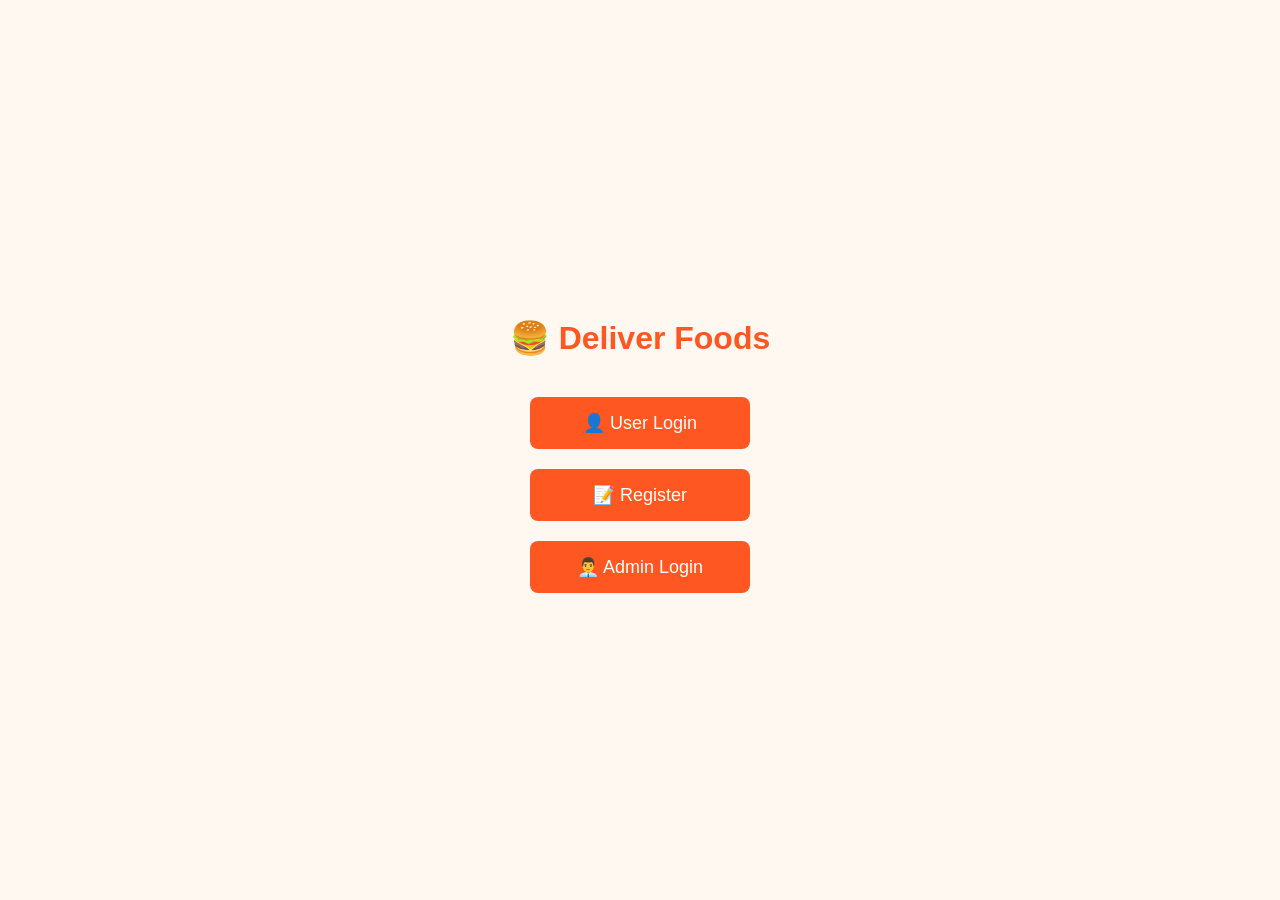
<file: src/main/resources/static/index.html>
<!DOCTYPE html>
<html lang="en">
<head>
    <meta charset="UTF-8">
    <meta name="viewport" content="width=device-width, initial-scale=1.0">
    <title>Deliver Foods</title>

    <style>
        body{
            margin:0;
            font-family:Arial, sans-serif;
            background:#fff8f0;
            display:flex;
            justify-content:center;
            align-items:center;
            height:100vh;
        }

        .box{
            text-align:center;
        }

        h1{
            color:#ff5722;
            margin-bottom:30px;
        }

        a{
            text-decoration:none;
        }

        button{
            width:220px;
            padding:15px;
            margin:10px;
            border:none;
            border-radius:8px;
            font-size:18px;
            cursor:pointer;
            background:#ff5722;
            color:white;
            transition:0.3s;
        }

        button:hover{
            background:#e64a19;
            transform:scale(1.05);
        }
    </style>
</head>
<body>

<div class="box">

    <h1>🍔 Deliver Foods</h1>

    <!-- User Login -->
    <a href="login.html">
        <button>👤 User Login</button>
    </a>

    <br>

    <!-- User Register -->
    <a href="register.html">
        <button>📝 Register</button>
    </a>

    <br>

    <!-- Admin Login -->
    <a href="admin-login.html">
        <button>👨‍💼 Admin Login</button>
    </a>

</div>

</body>
</html>
</file>
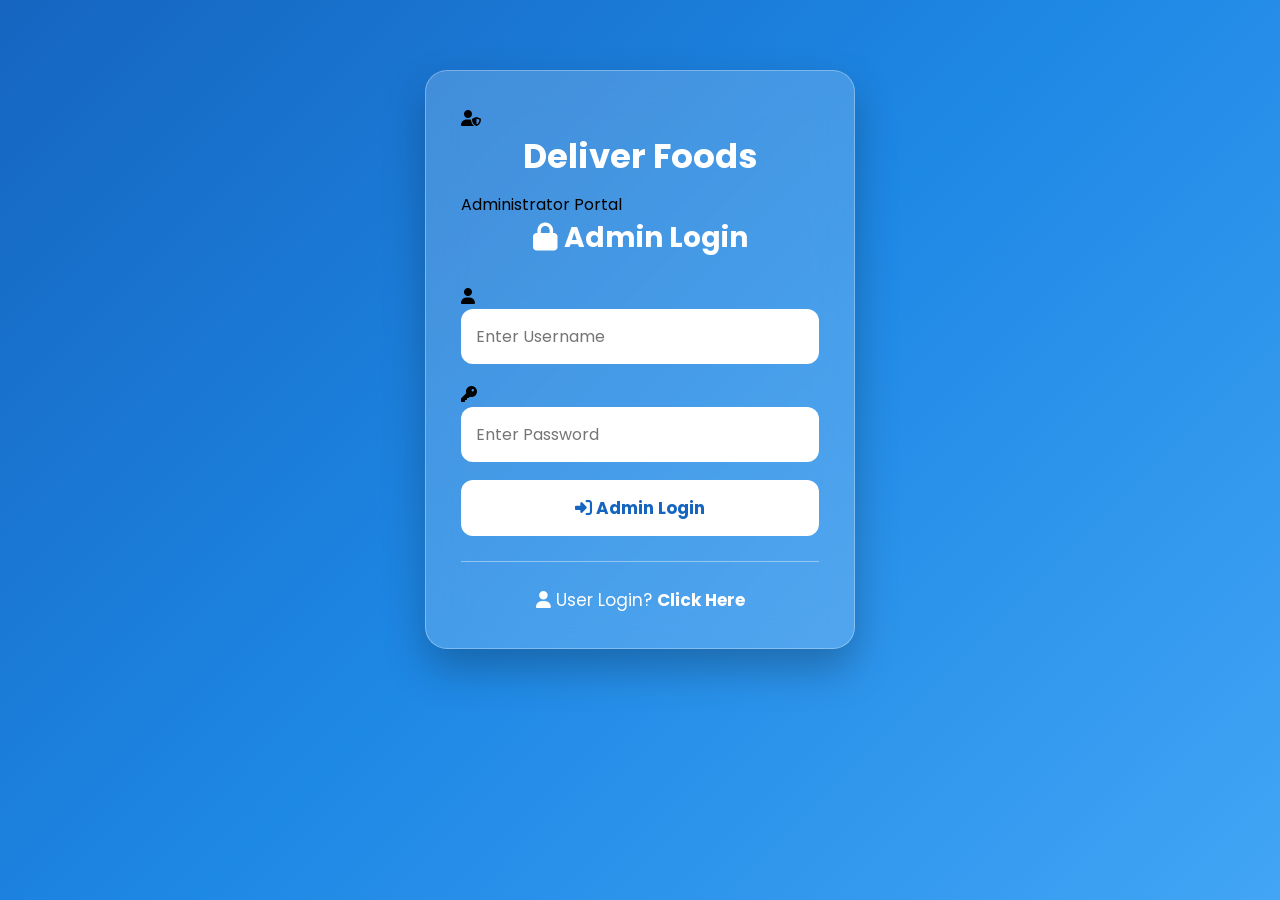
<file: src/main/resources/static/admin-login.html>
<!DOCTYPE html>
<html lang="en">

<head>

    <meta charset="UTF-8">
    <meta name="viewport" content="width=device-width, initial-scale=1.0">

    <title>Deliver Foods | Admin Login</title>

    <link rel="stylesheet" href="adminlogin.css">

    <!-- Google Font -->
    <link href="https://fonts.googleapis.com/css2?family=Poppins:wght@300;400;500;600;700&display=swap" rel="stylesheet">

    <!-- Font Awesome -->
    <link rel="stylesheet"
          href="https://cdnjs.cloudflare.com/ajax/libs/font-awesome/6.5.2/css/all.min.css">

</head>

<body>

<div class="container">

    <div class="login-box">

        <!-- Logo -->

        <div class="logo">

            <i class="fa-solid fa-user-shield"></i>

            <h1>Deliver Foods</h1>

            <p>Administrator Portal</p>

        </div>

        <h2>

            <i class="fa-solid fa-lock"></i>

            Admin Login

        </h2>

        <form id="loginForm">

            <div class="input-group">

                <i class="fa-solid fa-user"></i>

                <input
                    type="text"
                    id="username"
                    placeholder="Enter Username"
                    required>

            </div>

            <div class="input-group">

                <i class="fa-solid fa-key"></i>

                <input
                    type="password"
                    id="password"
                    placeholder="Enter Password"
                    required>

            </div>

            <button type="submit">

                <i class="fa-solid fa-right-to-bracket"></i>

                Admin Login

            </button>

        </form>

        <hr>

        <p class="switch-page">

            <i class="fa-solid fa-user"></i>

            User Login?

            <a href="login.html">Click Here</a>

        </p>

    </div>

</div>

<script src="adminlogin.js"></script>

</body>

</html>
</file>
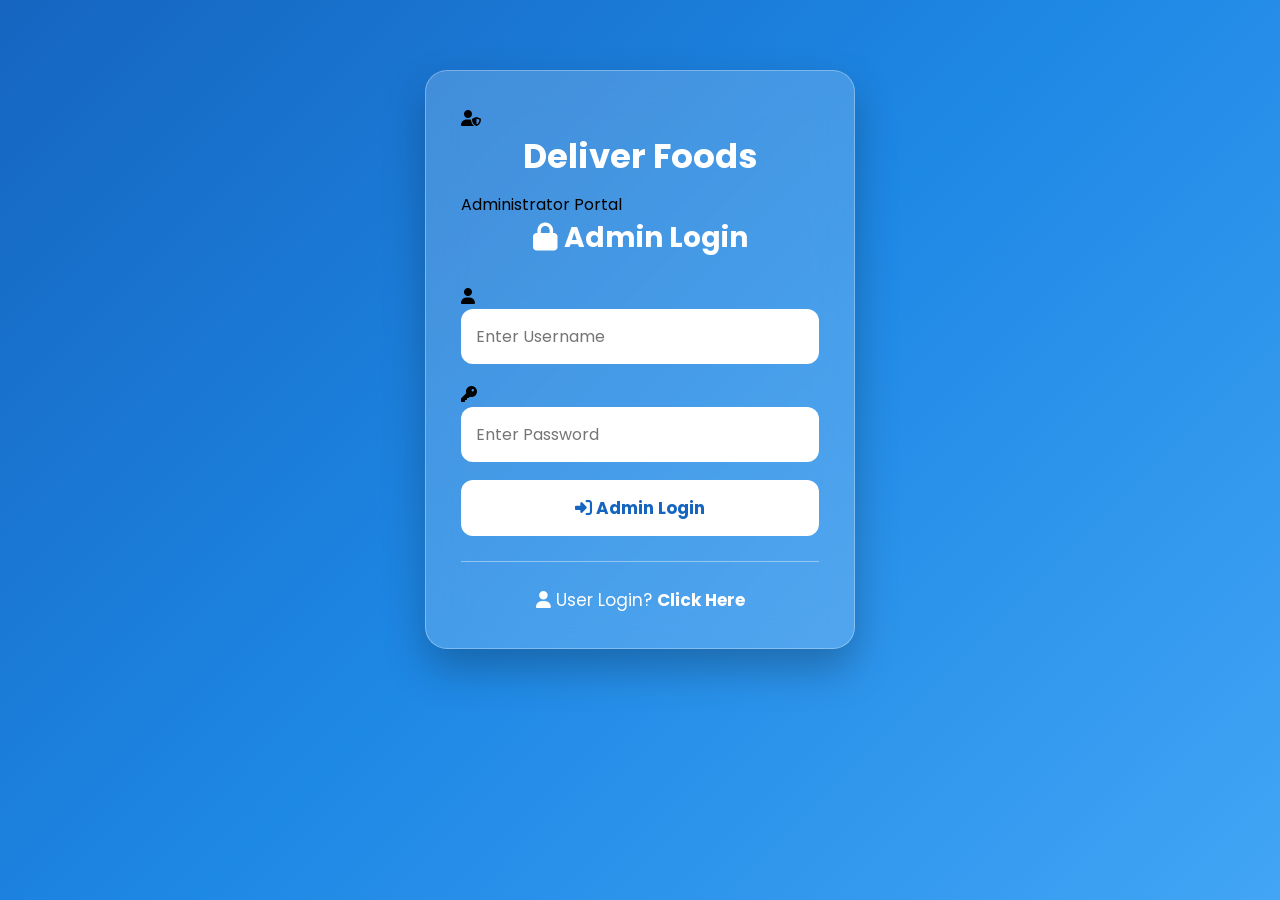
<file: src/main/resources/static/admin.html>
<!DOCTYPE html>
<html lang="en">

<head>

    <meta charset="UTF-8">

    <meta name="viewport" content="width=device-width, initial-scale=1.0">

    <title>Deliver Foods | Admin Dashboard</title>

    <!-- Existing CSS -->
    <link rel="stylesheet" href="style.css">

    <!-- Google Font -->
    <link href="https://fonts.googleapis.com/css2?family=Poppins:wght@300;400;500;600;700&display=swap"
          rel="stylesheet">

    <!-- Font Awesome -->
    <link rel="stylesheet"
          href="https://cdnjs.cloudflare.com/ajax/libs/font-awesome/6.5.2/css/all.min.css">


    <!-- ================================================= -->
    <!-- POPUP EXTRA STYLE -->
    <!-- ================================================= -->

    <style>

        /* =========================================
           Orders Popup Background
           ========================================= */

        #ordersPopup {

            display: none;

            position: fixed;

            top: 0;
            left: 0;

            width: 100%;
            height: 100%;

            background: rgba(0, 0, 0, 0.60);

            z-index: 9999;

            align-items: center;
            justify-content: center;

            padding: 20px;

            box-sizing: border-box;

        }


        /* =========================================
           Popup Box
           ========================================= */

        #ordersPopup .popup-box {

            width: 100%;
            max-width: 1100px;

            max-height: 85vh;

            background: white;

            border-radius: 20px;

            overflow: hidden;

            box-shadow: 0 20px 60px rgba(0,0,0,0.30);

            display: flex;

            flex-direction: column;

        }


        /* =========================================
           Popup Header
           ========================================= */

        #ordersPopup .popup-header {

            background: linear-gradient(135deg, #ff6b35, #ff8a4c);

            color: white;

            padding: 20px 25px;

            display: flex;

            align-items: center;

            justify-content: space-between;

            flex-shrink: 0;

        }


        #ordersPopup .popup-header h2 {

            margin: 0;

            color: white;

            font-size: 26px;

        }


        /* =========================================
           Close Button
           ========================================= */

        #ordersPopup .popup-header button {

            width: 45px;
            height: 45px;

            border: none;

            border-radius: 50%;

            background: white;

            color: #ff6535;

            font-size: 22px;

            font-weight: bold;

            cursor: pointer;

        }


        #ordersPopup .popup-header button:hover {

            transform: scale(1.05);

        }


        /* =========================================
           Popup Body
           ========================================= */

        #ordersPopup .popup-body {

            padding: 20px 25px 25px;

            overflow-y: auto;

        }


        /* =========================================
           Remove Orders Area
           ========================================= */

        .remove-orders-container {

            display: flex;

            justify-content: flex-end;

            align-items: center;

            margin-bottom: 15px;

        }


        /* =========================================
           Remove Orders Button
           ========================================= */

        .remove-orders-btn {

            background: #dc3545;

            color: white;

            border: none;

            padding: 11px 18px;

            border-radius: 8px;

            font-size: 14px;

            font-weight: 600;

            cursor: pointer;

            width: auto;

            display: inline-flex;

            align-items: center;

            gap: 7px;

        }


        .remove-orders-btn:hover {

            background: #bb2d3b;

        }


        /* =========================================
           Orders Table
           ========================================= */

        #ordersPopup table {

            width: 100%;

            border-collapse: collapse;

        }


        #ordersPopup table th {

            background: #ff6938;

            color: white;

            padding: 15px;

            text-align: center;

            white-space: nowrap;

        }


        #ordersPopup table td {

            padding: 14px;

            text-align: center;

            border-bottom: 1px solid #ddd;

        }


        #ordersPopup table tr:nth-child(even) {

            background: #fff7f3;

        }


        /* =========================================
           Mobile Responsive
           ========================================= */

        @media (max-width: 700px) {

            #ordersPopup {

                padding: 10px;

            }


            #ordersPopup .popup-box {

                max-height: 90vh;

                border-radius: 15px;

            }


            #ordersPopup .popup-header {

                padding: 15px;

            }


            #ordersPopup .popup-header h2 {

                font-size: 20px;

            }


            #ordersPopup .popup-body {

                padding: 15px;

                overflow-x: auto;

            }


            #ordersPopup table {

                min-width: 700px;

            }

        }

    </style>

</head>


<body>


<!-- ================================================= -->
<!-- HEADER -->
<!-- ================================================= -->

<div class="header">

    <div>

        <h1>

            <i class="fa-solid fa-user-shield"></i>

            Admin Dashboard

        </h1>

        <p>
            Manage Foods, Hotels and Orders Easily
        </p>

    </div>


    <div style="display:flex;gap:15px;align-items:center;">

        <!-- ========================================= -->
        <!-- OLD FEATURE - ORDERS BUTTON -->
        <!-- ========================================= -->

        <button class="logout-btn"
                onclick="openOrdersPopup()">

            <i class="fa-solid fa-cart-shopping"></i>

            Orders

        </button>


        <!-- ========================================= -->
        <!-- OLD FEATURE - LOGOUT -->
        <!-- ========================================= -->

        <button class="logout-btn"
                onclick="logout()">

            <i class="fa-solid fa-right-from-bracket"></i>

            Logout

        </button>

    </div>

</div>



<!-- ================================================= -->
<!-- ADD FOOD CARD -->
<!-- ================================================= -->

<div class="form-card">

    <h2>

        <i class="fa-solid fa-plus"></i>

        Add New Food

    </h2>


    <form id="foodForm">

        <div class="form-grid">


            <!-- Food Name -->

            <div class="input-group">

                <label>
                    Food Name
                </label>

                <input type="text"
                       id="foodName"
                       placeholder="Enter Food Name"
                       required>

            </div>



            <!-- Hotel Name -->

            <div class="input-group">

                <label>
                    Hotel Name
                </label>

                <input type="text"
                       id="hotelName"
                       placeholder="Enter Hotel Name"
                       required>

            </div>



            <!-- City -->

            <div class="input-group">

                <label>
                    City
                </label>

                <input type="text"
                       id="city"
                       placeholder="Enter City"
                       required>

            </div>



            <!-- Category -->

            <div class="input-group">

                <label>
                    Category
                </label>

                <input type="text"
                       id="category"
                       placeholder="Enter Category"
                       required>

            </div>



            <!-- Price -->

            <div class="input-group">

                <label>
                    Price
                </label>

                <input type="number"
                       id="price"
                       placeholder="Enter Price"
                       required>

            </div>



            <!-- Quantity -->

            <div class="input-group">

                <label>
                    Quantity
                </label>

                <input type="text"
                       id="quantity"
                       placeholder="Full / Half"
                       required>

            </div>

        </div>



        <!-- Description -->

        <div class="input-group">

            <label>
                Description
            </label>

            <input type="text"
                   id="description"
                   placeholder="Enter Description"
                   required>

        </div>



        <!-- Add Food Button -->

        <button type="submit"
                class="btn">

            <i class="fa-solid fa-circle-plus"></i>

            Add Food

        </button>

    </form>

</div>



<!-- ================================================= -->
<!-- FOOD TABLE -->
<!-- ================================================= -->

<div class="table-card">

    <h2>

        <i class="fa-solid fa-utensils"></i>

        Food List

    </h2>


    <div class="table-responsive">

        <table id="foodTable">

            <thead>

                <tr>

                    <th>
                        Food Code
                    </th>

                    <th>
                        Food
                    </th>

                    <th>
                        Hotel
                    </th>

                    <th>
                        City
                    </th>

                    <th>
                        Category
                    </th>

                    <th>
                        Price
                    </th>

                    <th>
                        Quantity
                    </th>

                    <th>
                        Action
                    </th>

                </tr>

            </thead>


            <tbody id="foodBody">

            </tbody>

        </table>

    </div>

</div>



<!-- ================================================= -->
<!-- ORDERS POPUP -->
<!-- IMPORTANT: id="ordersPopup" -->
<!-- ================================================= -->

<div id="ordersPopup">


    <!-- Popup Box -->

    <div class="popup-box">


        <!-- ========================================= -->
        <!-- POPUP HEADER -->
        <!-- ========================================= -->

        <div class="popup-header">

            <h2>

                <i class="fa-solid fa-cart-shopping"></i>

                Customer Orders

            </h2>


            <!-- Close -->

            <button type="button"
                    onclick="closeOrdersPopup()">

                ✖

            </button>

        </div>



        <!-- ========================================= -->
        <!-- POPUP BODY -->
        <!-- ========================================= -->

        <div class="popup-body">


            <!-- ========================================= -->
            <!-- NEW FEATURE - REMOVE ORDERS -->
            <!-- ========================================= -->

            <div class="remove-orders-container">

                <button type="button"
                        class="remove-orders-btn"
                        onclick="removeAllOrders()">

                    <i class="fa-solid fa-trash"></i>

                    Remove Orders

                </button>

            </div>



            <!-- ========================================= -->
            <!-- ORDERS TABLE -->
            <!-- ONLY ONE TABLE -->
            <!-- ========================================= -->

            <div class="table-responsive">

                <table>

                    <thead>

                        <tr>

                            <th>
                                Customer
                            </th>

                            <th>
                                Food
                            </th>

                            <th>
                                Food ID
                            </th>

                            <th>
                                Quantity
                            </th>

                            <th>
                                Ordered Date
                            </th>

                        </tr>

                    </thead>


                    <tbody id="ordersBody">

                    </tbody>

                </table>

            </div>

        </div>

    </div>

</div>



<!-- ================================================= -->
<!-- JAVASCRIPT -->
<!-- ================================================= -->

<script src="admin.js"></script>


</body>

</html>
</file>
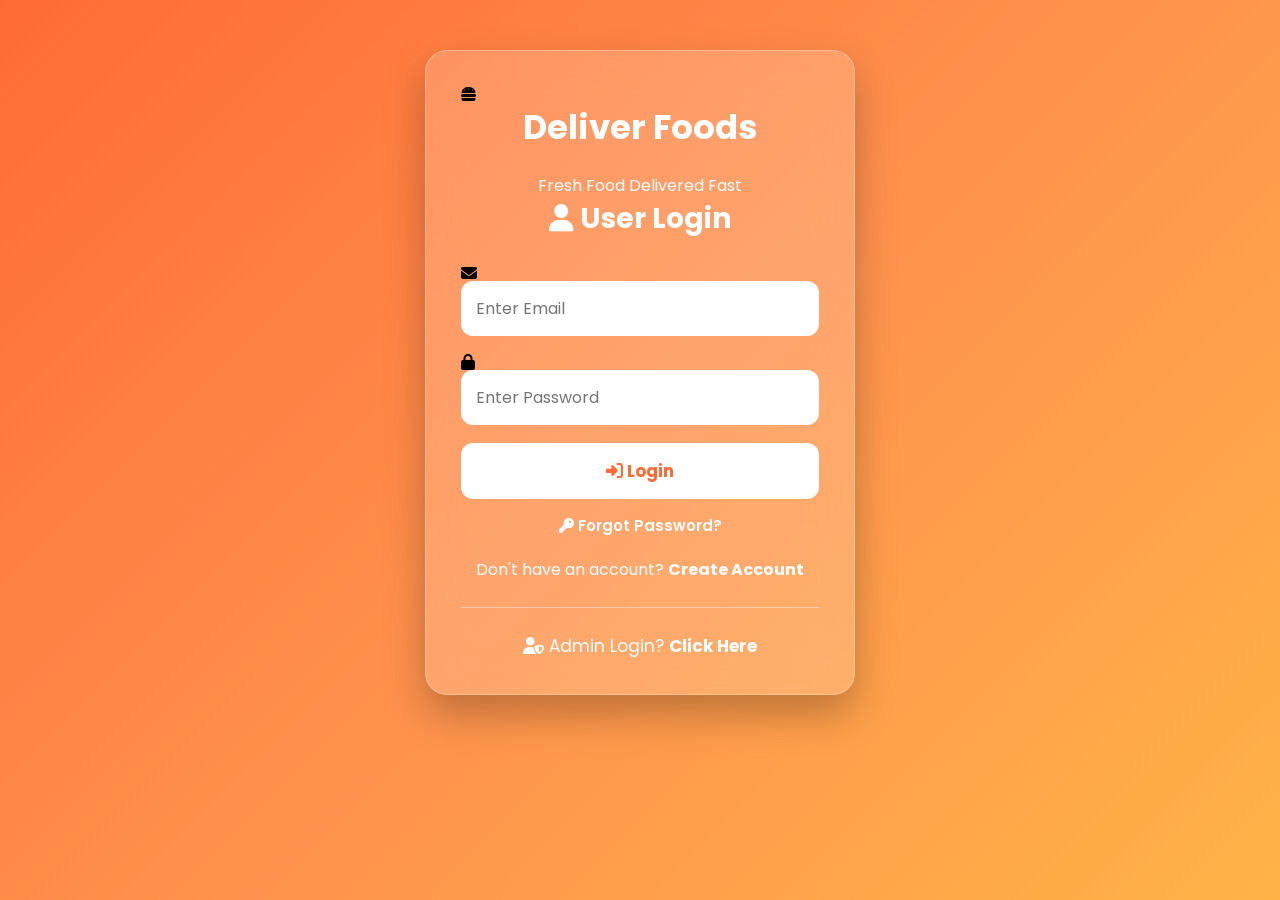
<file: src/main/resources/static/mydishes.html>
<!DOCTYPE html>
<html lang="en">

<head>

    <meta charset="UTF-8">

    <meta name="viewport"
          content="width=device-width, initial-scale=1.0">

    <title>My Dishes | Deliver Foods</title>

    <link rel="stylesheet" href="mydishes.css">

    <link href="https://fonts.googleapis.com/css2?family=Poppins:wght@300;400;500;600;700&display=swap"
          rel="stylesheet">

    <link rel="stylesheet"
          href="https://cdnjs.cloudflare.com/ajax/libs/font-awesome/6.5.2/css/all.min.css">

</head>

<body>

<div class="container">

    <!-- Header -->

    <div class="header">

        <button class="back-btn"
                onclick="goBack()">

            <i class="fa-solid fa-arrow-left"></i>

            Back

        </button>

        <h1>

            <i class="fa-solid fa-bowl-food"></i>

            My Dishes

        </h1>

    </div>

    <!-- Welcome -->

    <div class="welcome">

        <h2>

            🍽 Selected Food Items

        </h2>

        <p>

            Review your selected dishes before placing your order.

        </p>

    </div>

    <!-- Food List -->

    <div class="food-list">

        <div class="list-header">

            <span>Food Item</span>

            <span>Action</span>

        </div>

        <div id="dishesContainer">

            <h3 class="loading">

                <i class="fa-solid fa-spinner fa-spin"></i>

                Loading Dishes...

            </h3>

        </div>

    </div>

    <!-- Place Order -->

    <div class="place-order">

        <button class="place-btn"
                onclick="placeOrder()">

            <i class="fa-solid fa-bag-shopping"></i>

            Place Order

        </button>

    </div>

</div>

<!-- ===================================
        BILL POPUP START
=================================== -->

<div id="billModal"
     class="bill-modal">

    <div class="bill-content">

        <!-- Bill Header -->

        <div class="bill-header">

            <h2>

                <i class="fa-solid fa-file-invoice"></i>

                Deliver Foods Bill

            </h2>

            <span class="close-btn"
                  onclick="closeBill()">

                &times;

            </span>

        </div>

        <!-- Customer Details -->

        <div class="customer-details">

            <p>

                <strong>Customer :</strong>

                <span id="customerName"></span>

            </p>

            <p>

                <strong>Order Date :</strong>

                <span id="orderDate"></span>

            </p>

            <p>

                <strong>Payment :</strong>

                Cash On Delivery

            </p>

        </div>
		<!-- Bill Table -->

		<div class="bill-table">

		    <div class="bill-head">

		        <span>Food Item</span>

		        <span>Qty</span>

		        <span>Total</span>

		    </div>

		    <div id="billItems">

		        <!-- Bill Items Load Here -->

		    </div>

		</div>

		<!-- Bill Summary -->

		<div class="bill-summary">

		    <div class="summary-row">

		        <span>Subtotal</span>

		        <span id="subtotal">₹0</span>

		    </div>

		    <div class="summary-row">

		        <span>GST (5%)</span>

		        <span id="gst">₹0</span>

		    </div>

		    <div class="summary-row">

		        <span>Delivery Charge</span>

		        <span id="delivery">₹40</span>

		    </div>

		    <hr>

		    <div class="grand-total">

		        <strong>Grand Total</strong>

		        <strong id="grandTotal">

		            ₹0

		        </strong>

		    </div>

		</div>

		<!-- Bill Buttons -->

		<div class="bill-buttons">

		    <button class="cancel-btn"
		            onclick="closeBill()">

		        Cancel

		    </button>

		    <button class="print-btn"
		            onclick="window.print()">

		        <i class="fa-solid fa-print"></i>

		        Print Bill

		    </button>

		    <button class="confirm-btn"
		            onclick="confirmOrder()">

		        <i class="fa-solid fa-circle-check"></i>

		        Confirm Order

		    </button>

		</div>
		    </div>

		</div>

		<!-- ===========================
		     BILL POPUP END
		============================ -->

		<script src="mydishes.js"></script>

		<script>

			window.onload = function () {

			    // Load Cart Items
			    loadMyDishes();

			    // Customer Name
			    const userName = sessionStorage.getItem("userName");

			    if (userName) {
			        document.getElementById("customerName").innerHTML = userName;
			    }

			    // Order Date
			    const now = new Date();

			    document.getElementById("orderDate").innerHTML =
			        now.toLocaleDateString() + " " + now.toLocaleTimeString();

			};

		</script>

		</body>

		</html>
</file>
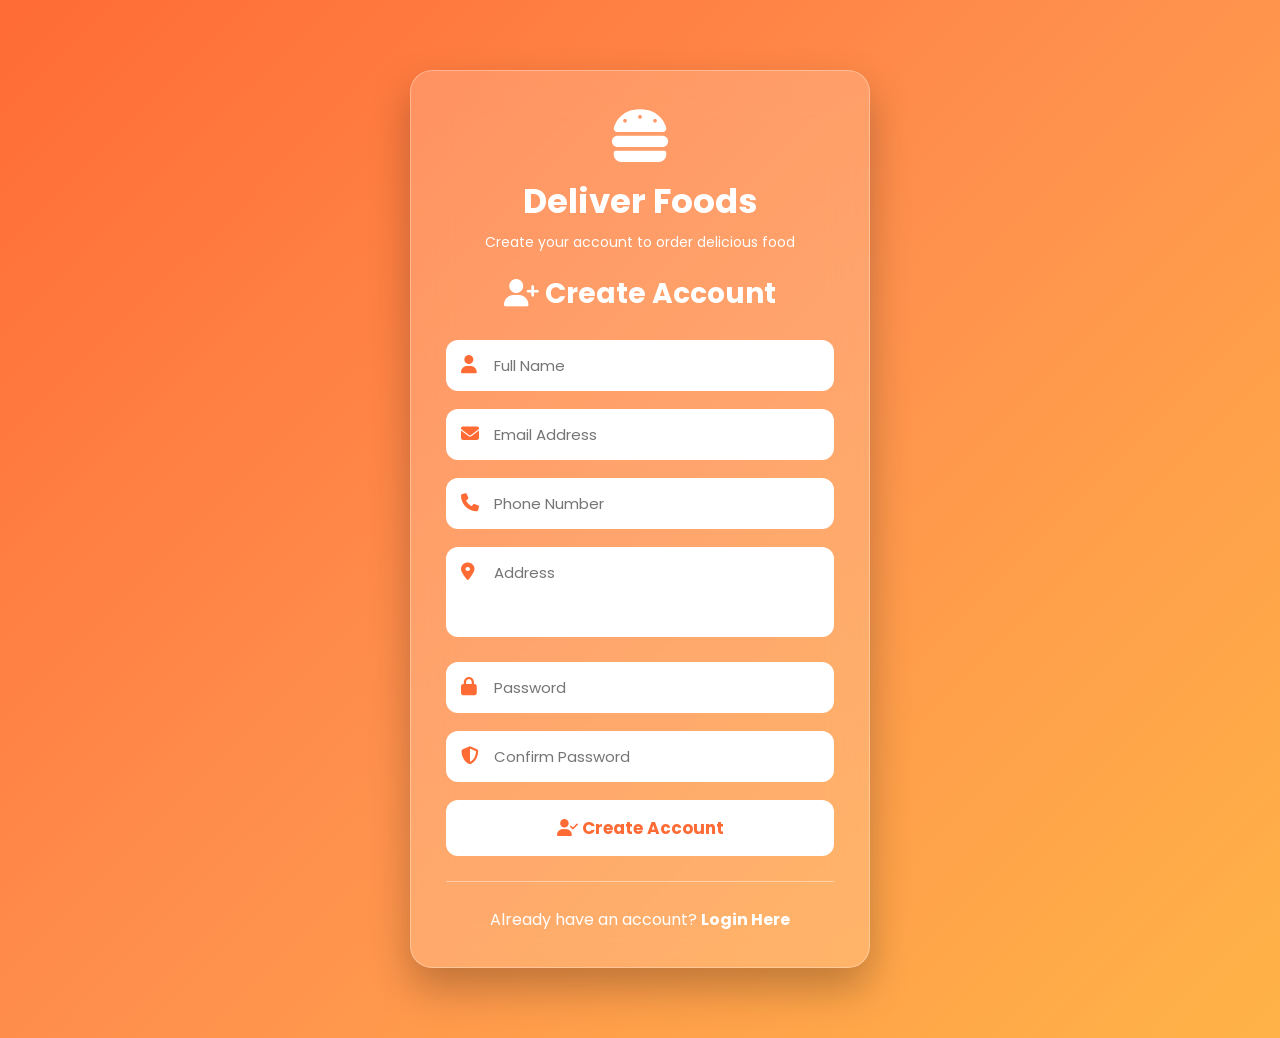
<file: src/main/resources/static/register.html>
<!DOCTYPE html>
<html lang="en">

<head>

    <meta charset="UTF-8">
    <meta name="viewport" content="width=device-width, initial-scale=1.0">

    <title>Deliver Foods | Create Account</title>

    <link rel="stylesheet" href="register.css">

    <!-- Google Font -->
    <link href="https://fonts.googleapis.com/css2?family=Poppins:wght@300;400;500;600;700&display=swap" rel="stylesheet">

    <!-- Font Awesome -->
    <link rel="stylesheet"
          href="https://cdnjs.cloudflare.com/ajax/libs/font-awesome/6.5.2/css/all.min.css">

</head>

<body>

<div class="container">

    <div class="register-box">

        <!-- Logo -->

        <div class="logo">

            <i class="fa-solid fa-burger"></i>

            <h1>Deliver Foods</h1>

            <p>Create your account to order delicious food</p>

        </div>

        <h2>

            <i class="fa-solid fa-user-plus"></i>

            Create Account

        </h2>

        <form id="registerForm">

            <div class="input-group">

                <i class="fa-solid fa-user"></i>

                <input
                    type="text"
                    id="name"
                    placeholder="Full Name"
                    required>

            </div>

            <div class="input-group">

                <i class="fa-solid fa-envelope"></i>

                <input
                    type="email"
                    id="email"
                    placeholder="Email Address"
                    required>

            </div>

            <div class="input-group">

                <i class="fa-solid fa-phone"></i>

                <input
                    type="text"
                    id="phone"
                    placeholder="Phone Number"
                    required>

            </div>

            <div class="input-group">

                <i class="fa-solid fa-location-dot"></i>

                <textarea
                    id="address"
                    placeholder="Address"
                    required></textarea>

            </div>

            <div class="input-group">

                <i class="fa-solid fa-lock"></i>

                <input
                    type="password"
                    id="password"
                    placeholder="Password"
                    required>

            </div>

            <div class="input-group">

                <i class="fa-solid fa-shield-halved"></i>

                <input
                    type="password"
                    id="confirmPassword"
                    placeholder="Confirm Password"
                    required>

            </div>

            <button type="submit">

                <i class="fa-solid fa-user-check"></i>

                Create Account

            </button>

        </form>

        <hr>

        <p class="login-link">

            Already have an account?

            <a href="login.html">Login Here</a>

        </p>

    </div>

</div>

<script src="register.js"></script>

</body>
</html>
</file>
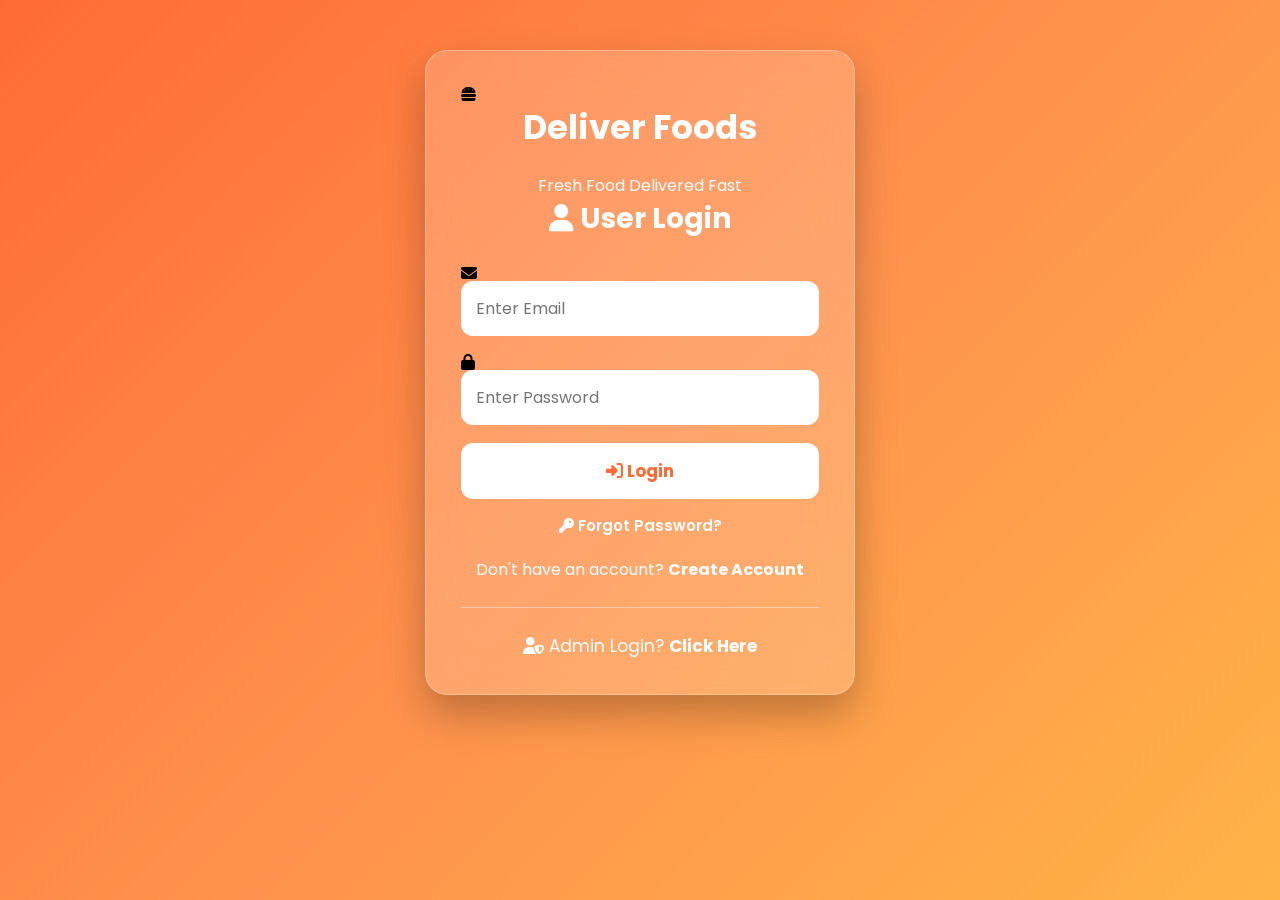
<file: src/main/resources/static/user.html>
<!DOCTYPE html>
<html lang="en">

<head>

    <meta charset="UTF-8">

    <meta name="viewport"
          content="width=device-width, initial-scale=1.0">

    <title>Deliver Foods | User Dashboard</title>


    <!-- User CSS -->
    <link rel="stylesheet" href="user.css">


    <!-- Google Font -->
    <link
        href="https://fonts.googleapis.com/css2?family=Poppins:wght@300;400;500;600;700&display=swap"
        rel="stylesheet">


    <!-- Font Awesome -->
    <link
        rel="stylesheet"
        href="https://cdnjs.cloudflare.com/ajax/libs/font-awesome/6.5.2/css/all.min.css">

</head>


<body>


<div class="container">


    <!-- ===============================
         Navbar
    ================================ -->

    <div class="header">


        <h1>

            <i class="fa-solid fa-burger"></i>

            Deliver Foods

        </h1>


        <div class="nav-buttons">


            <!-- My Dishes -->

            <button
                class="logout-btn"
                onclick="window.location.href='mydishes.html'">

                <i class="fa-solid fa-bowl-food"></i>

                My Dishes

            </button>


            <!-- Logout -->

            <button
                class="logout-btn"
                onclick="logout()">

                <i class="fa-solid fa-right-from-bracket"></i>

                Logout

            </button>


        </div>

    </div>



    <!-- ===============================
         Welcome Card
    ================================ -->

    <div class="welcome">


        <h2>

            👋 Welcome,

            <span id="userName">User</span>

        </h2>


        <p>

            Discover delicious meals from your favourite restaurants.

        </p>


    </div>



    <!-- ===============================
         Search
    ================================ -->

    <div class="search-box">


        <input
            type="text"
            placeholder="🔍 Search your favourite food..."
            id="searchFood">


    </div>



    <!-- ===============================
         Available Foods Title
    ================================ -->

    <h2 class="title">

        🍽 Available Foods

    </h2>



    <!-- ===============================
         Food Cards
    ================================ -->

    <div
        id="foodContainer"
        class="food-container">

    </div>


</div>



<!-- ===============================
     User JavaScript
================================ -->

<script src="user.js"></script>



<!-- ===============================
     Display User Name
================================ -->

<script>

    const name =
        sessionStorage.getItem("userName");


    if (name) {

        const userNameElement =
            document.getElementById("userName");


        if (userNameElement) {

            userNameElement.innerText = name;

        }

    }

</script>


</body>

</html>
</file>
<file: src/main/resources/static/adminlogin.css>
@import url('https://fonts.googleapis.com/css2?family=Poppins:wght@300;400;500;600;700&display=swap');

*{
    margin:0;
    padding:0;
    box-sizing:border-box;
    font-family:'Poppins',sans-serif;
}

body{
    display:flex;
    justify-content:center;
    align-items:flex-start;
    min-height:100vh;
    background:linear-gradient(135deg,#1565c0,#1e88e5,#42a5f5);
    overflow-y:auto;
    padding:30px 0;
}

.container{
    width:100%;
    display:flex;
    justify-content:center;
    align-items:flex-start;
    padding:20px;
}

.login-box{

    width:430px;

    background:rgba(255,255,255,.18);

    backdrop-filter:blur(18px);

    border:1px solid rgba(255,255,255,.30);

    border-radius:22px;

    padding:35px;

    margin:20px 0;

    box-shadow:0 20px 40px rgba(0,0,0,.25);

    animation:fadeIn .8s ease;

}

.login-box h1{

    text-align:center;

    color:white;

    font-size:34px;

    margin-bottom:10px;

}

.login-box h2{

    text-align:center;

    color:white;

    margin-bottom:25px;

    font-size:28px;

}

input{

    width:100%;

    padding:15px;

    margin-bottom:18px;

    border:none;

    border-radius:12px;

    outline:none;

    background:white;

    font-size:16px;

    transition:.3s;

}

input:focus{

    transform:scale(1.02);

    box-shadow:0 0 15px rgba(255,255,255,.60);

}

button{

    width:100%;

    padding:15px;

    border:none;

    border-radius:12px;

    background:white;

    color:#1565c0;

    font-size:17px;

    font-weight:700;

    cursor:pointer;

    transition:.3s;

}

button:hover{

    transform:translateY(-3px);

    box-shadow:0 12px 25px rgba(0,0,0,.20);

}

hr{

    border:none;

    border-top:1px solid rgba(255,255,255,.40);

    margin:25px 0;

}

.switch-page{

    text-align:center;

    color:white;

    font-size:17px;

}

.switch-page a{

    color:white;

    text-decoration:none;

    font-weight:700;

}

.switch-page a:hover{

    text-decoration:underline;

}

@keyframes fadeIn{

    from{
        opacity:0;
        transform:translateY(25px);
    }

    to{
        opacity:1;
        transform:translateY(0);
    }

}

@media(max-width:500px){

    body{
        padding:20px 0;
    }

    .container{
        padding:15px;
    }

    .login-box{

        width:100%;

        padding:25px;

        margin:10px 0;

    }

    .login-box h1{

        font-size:28px;

    }

    .login-box h2{

        font-size:24px;

    }

}
</file>
<file: src/main/resources/static/style.css>
@import url('https://fonts.googleapis.com/css2?family=Poppins:wght@300;400;500;600;700&display=swap');

*{
    margin:0;
    padding:0;
    box-sizing:border-box;
    font-family:'Poppins',sans-serif;
}

body{
    background:#f4f6f9;
}

.container{
    width:95%;
    max-width:1400px;
    margin:30px auto;
}

/* ==========================
   Header
========================== */

.header{

    display:flex;

    justify-content:space-between;

    align-items:center;

    background:linear-gradient(135deg,#ff6b35,#ff914d);

    color:white;

    padding:25px 30px;

    border-radius:18px;

    box-shadow:0 12px 30px rgba(0,0,0,.15);

    margin-bottom:30px;

}

.header h1{

    margin:0;

    color:white;

    font-size:34px;

}

.header p{

    margin-top:5px;

    opacity:.9;

}

/* ==========================
   Logout
========================== */

.logout-btn{

    background:white;

    color:#ff6b35;

    border:none;

    padding:12px 22px;

    border-radius:10px;

    font-weight:600;

    cursor:pointer;

    transition:.3s;

}

.logout-btn:hover{

    transform:translateY(-2px);

    box-shadow:0 10px 20px rgba(0,0,0,.20);

}

/* ==========================
   Cards
========================== */

.form-card,
.table-card{

    background:white;

    border-radius:18px;

    padding:30px;

    box-shadow:0 8px 25px rgba(0,0,0,.08);

    margin-bottom:30px;

}

.form-card h2,
.table-card h2{

    color:#ff6b35;

    margin-bottom:20px;

}

/* ==========================
   Form
========================== */

.form-grid{

    display:grid;

    grid-template-columns:repeat(2,1fr);

    gap:20px;

}

.input-group{

    display:flex;

    flex-direction:column;

}

label{

    margin-bottom:8px;

    font-weight:600;

    color:#555;

}

input{

    padding:14px;

    border:2px solid #e0e0e0;

    border-radius:10px;

    outline:none;

    transition:.3s;

    font-size:15px;

}

input:focus{

    border-color:#ff6b35;

    box-shadow:0 0 10px rgba(255,107,53,.25);

}

/* ==========================
   Button
========================== */

.btn{

    width:100%;

    margin-top:25px;

    padding:15px;

    border:none;

    border-radius:12px;

    background:linear-gradient(135deg,#ff6b35,#ff914d);

    color:white;

    font-size:17px;

    font-weight:700;

    cursor:pointer;

    transition:.3s;

}

.btn:hover{

    transform:translateY(-3px);

    box-shadow:0 12px 25px rgba(255,107,53,.30);

}

/* ==========================
   Table
========================== */

.table-responsive{

    overflow-x:auto;

}

table{

    width:100%;

    border-collapse:collapse;

}

thead{

    background:linear-gradient(135deg,#ff6b35,#ff914d);

    color:white;

}

th{

    padding:15px;

}

td{

    padding:15px;

    text-align:center;

    border-bottom:1px solid #eee;

}

tbody tr{

    transition:.3s;

}

tbody tr:hover{

    background:#fff5ef;

}

/* ==========================
   Delete
========================== */

.deleteBtn{

    background:#e53935;

    color:white;

    border:none;

    padding:10px 18px;

    border-radius:8px;

    cursor:pointer;

    font-weight:600;

    transition:.3s;

}

.deleteBtn:hover{

    background:#c62828;

    transform:scale(1.05);

}

/* ==========================
   Responsive
========================== */

@media(max-width:900px){

.form-grid{

grid-template-columns:1fr;

}

.header{

flex-direction:column;

text-align:center;

gap:15px;

}

.logout-btn{

width:100%;

}

}
/* ==========================
   Orders Popup
========================== */

.popup-overlay{
    position:fixed;
    top:0;
    left:0;
    width:100%;
    height:100%;
    background:rgba(0,0,0,.6);
    display:none;
    justify-content:center;
    align-items:center;
    z-index:9999;
}

.popup-box{
    width:90%;
    max-width:1000px;
    background:#fff;
    border-radius:15px;
    overflow:hidden;
    box-shadow:0 10px 40px rgba(0,0,0,.3);
}

.popup-header{
    background:linear-gradient(135deg,#ff6b35,#ff914d);
    color:white;
    padding:18px 25px;
    display:flex;
    justify-content:space-between;
    align-items:center;
}

.popup-header button{
    border:none;
    background:white;
    color:#ff6b35;
    width:35px;
    height:35px;
    border-radius:50%;
    cursor:pointer;
    font-size:18px;
    font-weight:bold;
}

.popup-body{
    max-height:500px;
    overflow-y:auto;
    padding:20px;
}

.popup-body table{
    width:100%;
    border-collapse:collapse;
}

.popup-body th{
    background:#ff6b35;
    color:white;
    padding:12px;
}

.popup-body td{
    padding:12px;
    text-align:center;
    border-bottom:1px solid #ddd;
}
</file>
<file: src/main/resources/static/mydishes.css>
@import url('https://fonts.googleapis.com/css2?family=Poppins:wght@300;400;500;600;700&display=swap');

*{
    margin:0;
    padding:0;
    box-sizing:border-box;
    font-family:'Poppins',sans-serif;
}

/*==============================
Body
==============================*/

body{

    min-height:100vh;

    background:linear-gradient(-45deg,#111827,#1f2937,#0f172a,#111827);

    background-size:400% 400%;

    animation:bgMove 15s ease infinite;

}

@keyframes bgMove{

0%{background-position:0% 50%;}
50%{background-position:100% 50%;}
100%{background-position:0% 50%;}

}

/*==============================
Container
==============================*/

.container{

    width:92%;
    max-width:1200px;
    margin:30px auto;

}

/*==============================
Header
==============================*/

.header{

    display:flex;
    justify-content:space-between;
    align-items:center;

    padding:22px 30px;

    border-radius:22px;

    background:rgba(255,255,255,.08);

    backdrop-filter:blur(18px);

    border:1px solid rgba(255,255,255,.15);

    box-shadow:0 15px 35px rgba(0,0,0,.30);

    margin-bottom:25px;

}

.header h1{

    flex:1;
    text-align:center;
    color:white;
    font-size:34px;
    font-weight:700;

}

.header i{

    color:#ffb347;
    margin-right:8px;

}

/*==============================
Back Button
==============================*/

.back-btn{

    border:none;
    background:rgba(255,255,255,.12);
    color:white;
    padding:12px 22px;
    border-radius:12px;
    cursor:pointer;
    font-size:15px;
    font-weight:600;
    transition:.3s;

}

.back-btn:hover{

    background:#ff6b35;
    transform:translateY(-3px);

}

/*==============================
Welcome
==============================*/

.welcome{

    background:rgba(255,255,255,.08);

    backdrop-filter:blur(18px);

    border:1px solid rgba(255,255,255,.15);

    border-radius:20px;

    padding:24px;

    margin-bottom:30px;

    box-shadow:0 10px 25px rgba(0,0,0,.25);

}

.welcome h2{

    color:white;
    font-size:28px;
    margin-bottom:10px;

}

.welcome p{

    color:#d8d8d8;
    line-height:24px;

}

/*==============================
Food List
==============================*/

.food-list{

    background:rgba(255,255,255,.08);

    backdrop-filter:blur(18px);

    border:1px solid rgba(255,255,255,.12);

    border-radius:20px;

    padding:25px;

    box-shadow:0 12px 30px rgba(0,0,0,.25);

}

.list-header{

    display:flex;
    justify-content:space-between;
    color:#ffb347;
    font-size:18px;
    font-weight:600;
    padding-bottom:15px;
    border-bottom:1px solid rgba(255,255,255,.12);
    margin-bottom:15px;

}

#dishesContainer{

    display:flex;
    flex-direction:column;
    gap:15px;

}

/*==============================
Food Row
==============================*/

.food-row{

    display:flex;
    justify-content:space-between;
    align-items:center;

    background:rgba(255,255,255,.05);

    border:1px solid rgba(255,255,255,.08);

    border-radius:15px;

    padding:18px 20px;

    transition:.3s;

}

.food-row:hover{

    background:rgba(255,255,255,.10);

    transform:translateX(6px);

    box-shadow:0 8px 20px rgba(255,255,255,.05);

}

.food-left{

    display:flex;
    align-items:center;
    gap:15px;
    flex:1;

}

.food-left i{

    color:#ffb347;
    font-size:18px;

}

.food-name{

    color:#fff;
    font-size:18px;
    font-weight:600;

}

.food-price{

    color:#00ff88;
    font-size:15px;
    margin-top:6px;
    font-weight:600;

}
/*==============================
Food Right
==============================*/

.food-right{

    display:flex;

    align-items:center;

    gap:12px;

}

/*==============================
Quantity Buttons
==============================*/

.qty-btn{

    width:34px;

    height:34px;

    border:none;

    border-radius:50%;

    background:#ff9800;

    color:white;

    font-size:18px;

    font-weight:bold;

    cursor:pointer;

    transition:.3s;

}

.qty-btn:hover{

    background:#ff5722;

    transform:scale(1.1);

}

.qty-btn:active{

    transform:scale(.92);

}

/*==============================
Quantity Value
==============================*/

.qty-value{

    min-width:28px;

    text-align:center;

    color:#ffffff;

    font-size:18px;

    font-weight:700;

}

/*==============================
Delete Icon
==============================*/

.delete-icon{

    color:#ff5c5c;

    font-size:20px;

    cursor:pointer;

    margin-left:12px;

    transition:.3s;

}

.delete-icon:hover{

    color:#ff0000;

    transform:scale(1.25) rotate(-10deg);

}

/*==============================
Place Order
==============================*/

.place-order{

    margin-top:30px;

}

.place-btn{

    width:100%;

    padding:16px;

    border:none;

    border-radius:14px;

    background:linear-gradient(135deg,#ff9800,#ff5722);

    color:white;

    font-size:18px;

    font-weight:700;

    cursor:pointer;

    transition:.3s;

}

.place-btn:hover{

    transform:translateY(-3px);

    box-shadow:0 12px 25px rgba(255,87,34,.35);

}

.place-btn:active{

    transform:scale(.98);

}

/*==============================
Empty Cart
==============================*/

.empty-cart{

    background:rgba(255,255,255,.08);

    backdrop-filter:blur(18px);

    border:1px solid rgba(255,255,255,.15);

    border-radius:20px;

    padding:60px 30px;

    text-align:center;

    box-shadow:0 12px 30px rgba(0,0,0,.25);

}

.empty-cart i{

    font-size:55px;

    color:#ffb347;

    margin-bottom:20px;

}

.empty-cart h2{

    color:white;

    margin-bottom:12px;

    font-size:30px;

}

.empty-cart p{

    color:#d5d5d5;

    margin-bottom:25px;

    font-size:16px;

}

.empty-cart button{

    padding:14px 28px;

    border:none;

    border-radius:12px;

    background:linear-gradient(135deg,#ff9800,#ff5722);

    color:white;

    font-size:16px;

    font-weight:600;

    cursor:pointer;

    transition:.3s;

}

.empty-cart button:hover{

    transform:translateY(-3px);

}
/*==============================
Loading
==============================*/

.loading{

    text-align:center;

    color:white;

    font-size:20px;

    padding:40px;

}

.loading i{

    color:#ffb347;

    margin-right:10px;

}

/*==============================
Animations
==============================*/

.header{

    animation:slideDown .8s ease;

}

.welcome{

    animation:fadeIn .9s ease;

}

.food-list{

    animation:fadeIn .9s ease;

}

.food-row{

    animation:cardUp .5s ease;

}

.place-order{

    animation:fadeIn 1s ease;

}

@keyframes slideDown{

    from{

        opacity:0;

        transform:translateY(-30px);

    }

    to{

        opacity:1;

        transform:translateY(0);

    }

}

@keyframes fadeIn{

    from{

        opacity:0;

        transform:translateY(25px);

    }

    to{

        opacity:1;

        transform:translateY(0);

    }

}

@keyframes cardUp{

    from{

        opacity:0;

        transform:translateY(20px);

    }

    to{

        opacity:1;

        transform:translateY(0);

    }

}

/*==============================
Scrollbar
==============================*/

::-webkit-scrollbar{

    width:10px;

}

::-webkit-scrollbar-track{

    background:#1f2937;

}

::-webkit-scrollbar-thumb{

    background:#ff6b35;

    border-radius:20px;

}

::-webkit-scrollbar-thumb:hover{

    background:#ff914d;

}

/*==============================
Responsive
==============================*/

@media(max-width:768px){

.container{

    width:95%;

}

.header{

    flex-direction:column;

    gap:18px;

    text-align:center;

}

.header h1{

    font-size:28px;

}

.back-btn{

    width:100%;

}

.list-header{

    display:none;

}

.food-row{

    flex-direction:column;

    align-items:flex-start;

    gap:15px;

}

.food-right{

    width:100%;

    justify-content:flex-end;

}

.food-name{

    font-size:16px;

}

.food-price{

    font-size:14px;

}

.qty-btn{

    width:32px;

    height:32px;

}

.place-btn{

    font-size:16px;

}

}

@media(max-width:480px){

.header{

    padding:18px;

}

.welcome{

    padding:18px;

}

.food-name{

    font-size:15px;

}

.food-price{

    font-size:13px;

}

.qty-btn{

    width:30px;

    height:30px;

    font-size:16px;

}

.qty-value{

    font-size:16px;

}

.delete-icon{

    font-size:18px;

}

.place-btn{

    padding:14px;

}

}

/*==============================
Hover Glow
==============================*/

.header:hover{

    box-shadow:0 15px 40px rgba(0,0,0,.35);

}

.welcome:hover{

    box-shadow:0 15px 35px rgba(255,255,255,.08);

}

.food-list:hover{

    border-color:rgba(255,255,255,.20);

}

.food-row:hover{

    border-color:rgba(255,179,71,.25);

}

.place-btn:hover{

    filter:brightness(1.05);

}
/*==============================
BILL POPUP
==============================*/

.bill-modal{
    position:fixed;
    top:0;
    left:0;

    width:100%;
    height:100%;

    background:rgba(0,0,0,.75);

    display:none;
    justify-content:center;
    align-items:center;

    padding:20px;
    box-sizing:border-box;

    z-index:9999;
    backdrop-filter:blur(8px);
}

.bill-content{

    width:90%;
    max-width:900px;

    max-height:90vh;

    background:#111827;

    border-radius:20px;

    padding:30px;

    overflow-y:auto;

    overflow-x:hidden;

    display:flex;

    flex-direction:column;

    gap:20px;

}

/*==============================
Bill Header
==============================*/

.bill-header{

    display:flex;

    justify-content:space-between;

    align-items:center;

    margin-bottom:20px;

}

.bill-header h2{

    color:#ffb347;

    font-size:28px;

}

.close-btn{

    font-size:34px;

    cursor:pointer;

    color:#ff5c5c;

    transition:.3s;

}

.close-btn:hover{

    transform:rotate(90deg);

    color:red;

}

/*==============================
Bill Head
==============================*/

.bill-head{

    display:grid;

    grid-template-columns:2fr 1fr 1fr;

    font-weight:700;

    color:#ffb347;

    border-bottom:1px solid rgba(255,255,255,.15);

    padding-bottom:10px;

    margin-bottom:10px;

}

#billItems{

    max-height:300px;

    overflow-y:auto;

}
/*==============================
Bill Rows
==============================*/

.bill-row{

    display:grid;

    grid-template-columns:2fr 1fr 1fr;

    align-items:center;

    padding:12px 0;

    border-bottom:1px solid rgba(255,255,255,.08);

    color:white;

}

.bill-row span{

    font-size:15px;

}

.bill-row span:nth-child(2){

    text-align:center;

}

.bill-row span:nth-child(3){

    text-align:right;

    color:#00ff88;

    font-weight:600;

}

/*==============================
Bill Summary
==============================*/

.bill-summary{

    margin-top:20px;

    border-top:1px solid rgba(255,255,255,.15);

    padding-top:20px;

}
.bill-buttons button{

    flex:1;

    padding:14px;

    border:none;

    border-radius:10px;

    font-size:16px;

    font-weight:600;

    cursor:pointer;

    transition:.3s;

}
.cancel-btn{

    background:#ef4444;

    color:#fff;

}

.cancel-btn:hover{

    background:#dc2626;

}
.print-btn{

    background:#3b82f6;

    color:#fff;

}

.print-btn:hover{

    background:#2563eb;

}
.confirm-btn{

    background:#22c55e;

    color:#fff;

}

.confirm-btn:hover{

    background:#16a34a;

}

.bill-summary div{

    display:flex;

    justify-content:space-between;

    margin:12px 0;

    font-size:17px;

    color:#ddd;

}

.bill-summary hr{

    border:none;

    border-top:1px solid rgba(255,255,255,.15);

    margin:15px 0;

}

.grand-total{

    font-size:22px !important;

    font-weight:700;

    color:#00ff88 !important;

}

/*==============================
Bill Buttons
==============================*/

.cancel-btn{

    flex:1;

    padding:14px;

    border:none;

    border-radius:12px;

    background:#6b7280;

    color:white;

    font-size:16px;

    font-weight:600;

    cursor:pointer;

    transition:.3s;

}

.cancel-btn:hover{

    background:#4b5563;

    transform:translateY(-2px);

}

.confirm-btn{

    flex:1;

    padding:14px;

    border:none;

    border-radius:12px;

    background:linear-gradient(135deg,#22c55e,#16a34a);

    color:white;

    font-size:16px;

    font-weight:700;

    cursor:pointer;

    transition:.3s;

}

.confirm-btn:hover{

    transform:translateY(-2px);

    box-shadow:0 12px 25px rgba(34,197,94,.35);

}
/*==============================
Bill Popup Responsive
==============================*/

@media(max-width:768px){

.bill-content{

    width:95%;

    padding:20px;

}

.bill-header h2{

    font-size:22px;

}

.bill-head{

    font-size:14px;

}

.bill-row{

    grid-template-columns:2fr .8fr 1fr;

    font-size:14px;

}

.bill-summary div{

    font-size:15px;

}

.grand-total{

    font-size:19px !important;

}

.bill-buttons{

    flex-direction:column;

}

.cancel-btn,
.confirm-btn{

    width:100%;

}

}

@media(max-width:480px){

.bill-content{

    padding:15px;

}

.bill-header h2{

    font-size:20px;

}

.close-btn{

    font-size:28px;

}

.bill-head{

    font-size:13px;

}

.bill-row{

    font-size:13px;

    padding:10px 0;

}

.bill-summary div{

    font-size:14px;

}

.grand-total{

    font-size:18px !important;

}

}

/*==============================
Popup Animation
==============================*/

@keyframes popupZoom{

    from{

        opacity:0;

        transform:scale(.8);

    }

    to{

        opacity:1;

        transform:scale(1);

    }

}

.bill-content{

    animation:popupZoom .35s ease;

}

/*==============================
Bill Row Hover
==============================*/

.bill-row:hover{

    background:rgba(255,255,255,.05);

    border-radius:8px;

    transition:.3s;

}

/*==============================
Scroll Bar
==============================*/

#billItems::-webkit-scrollbar{

    width:8px;

}

#billItems::-webkit-scrollbar-track{

    background:#1f2937;

    border-radius:10px;

}

#billItems::-webkit-scrollbar-thumb{

    background:#ff9800;

    border-radius:10px;

}

#billItems::-webkit-scrollbar-thumb:hover{

    background:#ff5722;

}

/*==============================
Glow Effect
==============================*/

.bill-content:hover{

    box-shadow:0 20px 50px rgba(255,152,0,.20);

}

/*==============================
Button Effects
==============================*/

.cancel-btn:active,
.confirm-btn:active{

    transform:scale(.96);

}
/*====================================
CUSTOMER DETAILS
====================================*/

.customer-details{

    margin:20px 0;

    padding:18px;

    background:#f8f9fa;

    border-radius:10px;

    border:1px solid #ddd;

}

.customer-details p{

    margin:10px 0;

    font-size:15px;

    color:#333;

}

.customer-details strong{

    color:#ff6600;

}

/*====================================
PRINT BUTTON
====================================*/



.print-btn:hover{

    background:#084298;

}

/*====================================
CONFIRM BUTTON
====================================*/


/*====================================
CANCEL BUTTON
====================================*/


/*====================================
PRINT BILL
====================================*/

@media print{

body *{

    visibility:hidden;

}

.bill-content,
.bill-content *{

    visibility:visible;

}

.bill-content{
    width:90%;
    max-width:900px;
    max-height:90vh;
    background:#111827;
    border-radius:20px;
    padding:30px;
    overflow-y:auto;
    overflow-x:hidden;
}

}

.bill-buttons{

    display:none;

}

.bill-buttons{
    display:flex;
    gap:15px;
    justify-content:space-between;
    margin-top:30px;
}

.bill-buttons button{
    flex:1;
    padding:15px;
    border:none;
    border-radius:10px;
    font-size:16px;
    font-weight:600;
    cursor:pointer;
}

.cancel-btn{
    background:#dc3545;
    color:white;
}

.cancel-btn:hover{
    background:#b52b38;
}

.print-btn{
    background:#0d6efd;
    color:white;
}

.print-btn:hover{
    background:#084298;
}

.confirm-btn{
    background:#28a745;
    color:white;
}

.confirm-btn:hover{
    background:#1f8b39;
}
</file>
<file: src/main/resources/static/register.css>
@import url('https://fonts.googleapis.com/css2?family=Poppins:wght@300;400;500;600;700&display=swap');

*{
    margin:0;
    padding:0;
    box-sizing:border-box;
    font-family:'Poppins',sans-serif;
}

body{
    display:flex;
    justify-content:center;
    align-items:flex-start;
    min-height:100vh;
    background:linear-gradient(135deg,#ff6b35,#ff914d,#ffb347);
    overflow-y:auto;
    padding:30px 0;
}

.container{
    width:100%;
    display:flex;
    justify-content:center;
    align-items:flex-start;
    padding:20px;
}

.register-box{

    width:460px;

    background:rgba(255,255,255,.18);

    backdrop-filter:blur(18px);

    border:1px solid rgba(255,255,255,.30);

    border-radius:22px;

    padding:35px;

    margin:20px 0;

    box-shadow:0 20px 40px rgba(0,0,0,.25);

    animation:fadeIn .8s ease;

}

/* ==========================
   Logo
========================== */

.logo{

    text-align:center;

    margin-bottom:20px;

}

.logo i{

    font-size:60px;

    color:white;

    margin-bottom:10px;

}

.logo h1{

    color:white;

    font-size:34px;

    margin-bottom:5px;

}

.logo p{

    color:white;

    font-size:14px;

}

/* ==========================
   Heading
========================== */

.register-box h2{

    text-align:center;

    color:white;

    margin-bottom:25px;

    font-size:28px;

}

/* ==========================
   Input Group
========================== */

.input-group{

    position:relative;

    margin-bottom:18px;

}

.input-group i{

    position:absolute;

    top:16px;

    left:15px;

    color:#ff6b35;

    font-size:18px;

}

.input-group input,
.input-group textarea{

    width:100%;

    padding:14px 14px 14px 48px;

    border:none;

    border-radius:12px;

    outline:none;

    background:white;

    font-size:15px;

    transition:.3s;

}

.input-group textarea{

    resize:none;

    height:90px;

}

.input-group input:focus,
.input-group textarea:focus{

    transform:scale(1.02);

    box-shadow:0 0 15px rgba(255,255,255,.60);

}

/* ==========================
   Button
========================== */

button{

    width:100%;

    padding:15px;

    border:none;

    border-radius:12px;

    background:white;

    color:#ff6b35;

    font-size:17px;

    font-weight:700;

    cursor:pointer;

    transition:.3s;

}

button:hover{

    transform:translateY(-3px);

    box-shadow:0 12px 25px rgba(0,0,0,.20);

}

/* ==========================
   Bottom Text
========================== */

.login-link{

    text-align:center;

    margin-top:20px;

    color:white;

}

a{

    color:white;

    text-decoration:none;

    font-weight:700;

}

a:hover{

    text-decoration:underline;

}

hr{

    border:none;

    border-top:1px solid rgba(255,255,255,.40);

    margin:25px 0;

}

/* ==========================
   Animation
========================== */

@keyframes fadeIn{

    from{

        opacity:0;

        transform:translateY(25px);

    }

    to{

        opacity:1;

        transform:translateY(0);

    }

}

/* ==========================
   Mobile
========================== */

@media(max-width:500px){

    body{

        padding:20px 0;

    }

    .container{

        padding:15px;

    }

    .register-box{

        width:100%;

        padding:25px;

        margin:10px 0;

    }

    .logo h1{

        font-size:28px;

    }

    .register-box h2{

        font-size:24px;

    }

}
</file>
<file: src/main/resources/static/user.css>
@import url('https://fonts.googleapis.com/css2?family=Poppins:wght@300;400;500;600;700&display=swap');


* {
    margin: 0;
    padding: 0;
    box-sizing: border-box;
    font-family: 'Poppins', sans-serif;
}


body {

    min-height: 100vh;

    background: #0f172a;

    background-image:
        radial-gradient(circle at top right, #ff6b3525, transparent 30%),
        radial-gradient(circle at bottom left, #2563eb20, transparent 35%);

    color: #fff;
}


.container {

    width: 94%;

    margin: 30px auto;
}


/*==============================*
* HEADER
*==============================*/

.header {

    display: flex;

    justify-content: space-between;

    align-items: center;

    padding: 22px 30px;

    background: #111827;

    border: 1px solid rgba(255,255,255,.08);

    border-radius: 18px;

    box-shadow: 0 10px 35px rgba(0,0,0,.35);

    margin-bottom: 30px;

    animation: slideDown .8s ease;

    transition: .3s;
}


.header h1 {

    color: #ff7b29;

    font-size: 34px;

    font-weight: 700;

    letter-spacing: .5px;
}


.header:hover {

    border-color: #ff7b29;
}


/*==============================*
* NAV BUTTONS
*==============================*/

.nav-buttons {

    display: flex;

    gap: 15px;

    flex-wrap: wrap;
}


.logout-btn {

    background: #1f2937;

    color: white;

    border: none;

    padding: 12px 20px;

    border-radius: 10px;

    cursor: pointer;

    font-size: 15px;

    font-weight: 600;

    transition: .3s;
}


.logout-btn:hover {

    background: #ff6b35;

    transform: translateY(-3px);

    box-shadow: 0 8px 20px rgba(255,123,41,.35);
}


/*==============================*
* WELCOME
*==============================*/

.welcome {

    background: #111827;

    border-radius: 18px;

    padding: 25px;

    margin-bottom: 30px;

    border: 1px solid rgba(255,255,255,.08);

    box-shadow: 0 10px 30px rgba(0,0,0,.25);

    animation: fadeIn .9s ease;

    transition: .3s;
}


.welcome:hover {

    border-color: #ff7b29;

    transform: translateY(-3px);

    box-shadow: 0 15px 35px rgba(255,123,41,.20);
}


.welcome h2 {

    font-size: 30px;

    margin-bottom: 8px;
}


.welcome p {

    color: #b8c0cc;

    font-size: 15px;
}


#userName {

    color: #ff7b29;

    font-weight: 700;
}


/*==============================*
* SEARCH
*==============================*/

.search-box {

    margin: 25px 0;
}


.search-box input {

    width: 100%;

    padding: 16px 20px;

    border: none;

    outline: none;

    border-radius: 12px;

    font-size: 16px;

    background: #111827;

    color: white;

    border: 1px solid rgba(255,255,255,.08);

    transition: .3s;
}


.search-box input:focus {

    border-color: #ff7b29;
}


.search-box input:hover {

    border-color: #ff7b29;
}


.search-box input::placeholder {

    color: #9ca3af;
}


/*==============================*
* TITLE
*==============================*/

.title {

    margin-bottom: 22px;

    font-size: 28px;

    color: #fff;
}


/*==============================*
* FOOD GRID
*==============================*/

.food-container {

    display: grid;

    grid-template-columns:
        repeat(auto-fit, minmax(280px, 1fr));

    gap: 25px;
}


/*====================================*
* FOOD CARD
*====================================*/

.food-card {

    background: #111827;

    border: 1px solid rgba(255,255,255,.08);

    border-radius: 20px;

    overflow: hidden;

    transition: .35s;

    box-shadow: 0 12px 30px rgba(0,0,0,.35);

    position: relative;

    display: flex;

    flex-direction: column;

    padding-bottom: 20px;

    cursor: pointer;
}


.food-card:hover {

    transform: translateY(-10px);

    border-color: #ff7b29;

    background: #172033;

    box-shadow:
        0 18px 45px rgba(255,123,41,.25);
}


/*====================================*
* FOOD CARD IMAGE
*====================================*/

.food-card img {

    width: 100%;

    height: 220px;

    object-fit: cover;

    display: block;
}


/*====================================*
* CARD CONTENT
*====================================*/

.food-card h2 {

    color: #fff;

    font-size: 24px;

    font-weight: 700;

    padding: 18px 18px 8px;

    transition: .3s;
}


.food-card:hover h2 {

    color: #ff7b29;
}


.food-card p {

    padding: 5px 18px;

    color: #d1d5db;

    font-size: 15px;

    line-height: 24px;

    transition: .3s;
}


.food-card p b {

    color: #ffffff;
}


.food-card:hover p {

    color: #ffffff;
}


/*====================================*
* PRICE
*====================================*/

.food-card h3 {

    padding: 12px 18px;

    margin-top: auto;

    margin-bottom: 10px;

    color: #22c55e;

    font-size: 32px;

    font-weight: 700;

    transition: .3s;
}


.food-card:hover h3 {

    color: #16a34a;
}


/*====================================*
* ADD BUTTON
*====================================*/

.food-card button {

    margin-top: auto;

    width: 88%;

    margin-left: auto;

    margin-right: auto;

    margin-bottom: 18px;

    display: block;

    border: none;

    padding: 14px;

    border-radius: 12px;

    background:
        linear-gradient(
            135deg,
            #ff7b29,
            #ff4d00
        );

    color: white;

    font-size: 17px;

    font-weight: 700;

    cursor: pointer;

    transition: .3s;
}


.food-card button:hover {

    transform: translateY(-3px);

    box-shadow:
        0 10px 25px rgba(255,123,41,.45);
}


.food-card button:active {

    transform: scale(.97);
}


/*====================================*
* SUCCESS TOAST
*====================================*/

#successToast {

    position: fixed !important;

    top: 30px !important;

    right: 30px !important;

    z-index: 99999 !important;

    display: flex;

    align-items: center;

    gap: 12px;

    min-width: 250px;

    max-width: 360px;

    padding: 14px 22px;

    background: #ffffff;

    color: #222222;

    border-radius: 12px;

    border-left: 5px solid #22c55e;

    box-shadow:
        0 8px 25px rgba(0,0,0,.25);

    font-size: 16px;

    font-weight: 600;
}


/*====================================*
* SUCCESS TOAST ICON
*====================================*/

#successToast .toast-icon {

    width: 28px;

    height: 28px;

    min-width: 28px;

    border-radius: 50%;

    background: #22c55e;

    color: #ffffff;

    display: flex;

    align-items: center;

    justify-content: center;

    font-size: 18px;

    font-weight: bold;
}


/*====================================*
* SUCCESS TOAST MESSAGE
*====================================*/

#successToast .toast-message {

    color: #222222;

    font-size: 15px;

    font-weight: 600;

    line-height: 1.4;
}


/*====================================*
* TOAST MOBILE
*====================================*/

@media(max-width:480px) {

    #successToast {

        top: 20px !important;

        right: 15px !important;

        left: 15px !important;

        width: auto;

        min-width: unset;

        max-width: none;

        padding: 13px 17px;
    }

    #successToast .toast-message {

        font-size: 14px;
    }

}


/*====================================*
* ANIMATIONS
*====================================*/

@keyframes slideDown {

    from {

        opacity: 0;

        transform: translateY(-35px);

    }

    to {

        opacity: 1;

        transform: translateY(0);

    }

}


@keyframes fadeIn {

    from {

        opacity: 0;

        transform: translateY(25px);

    }

    to {

        opacity: 1;

        transform: translateY(0);

    }

}


@keyframes cardFade {

    from {

        opacity: 0;

        transform: translateY(40px);

    }

    to {

        opacity: 1;

        transform: translateY(0);

    }

}


/*====================================*
* SCROLLBAR
*====================================*/

::-webkit-scrollbar {

    width: 10px;
}


::-webkit-scrollbar-track {

    background: #111827;
}


::-webkit-scrollbar-thumb {

    background: #ff7b29;

    border-radius: 20px;
}


::-webkit-scrollbar-thumb:hover {

    background: #ff4d00;
}


/*====================================*
* TABLET
*====================================*/

@media(max-width:992px) {

    .container {

        width: 95%;
    }


    .header {

        flex-direction: column;

        gap: 18px;

        text-align: center;
    }


    .food-container {

        grid-template-columns:
            repeat(2, 1fr);
    }

}


/*====================================*
* MOBILE
*====================================*/

@media(max-width:768px) {

    .container {

        width: 96%;
    }


    .food-container {

        grid-template-columns: 1fr;
    }


    .header {

        padding: 20px;
    }


    .header h1 {

        font-size: 26px;
    }


    .logout-btn {

        width: 100%;
    }


    .welcome {

        padding: 20px;
    }


    .welcome h2 {

        font-size: 24px;
    }


    .food-card h2 {

        font-size: 21px;
    }


    .food-card h3 {

        font-size: 28px;
    }

}


/*====================================*
* SMALL MOBILE
*====================================*/

@media(max-width:480px) {

    .food-card p {

        font-size: 13px;
    }


    .food-card button {

        font-size: 15px;

        padding: 12px;
    }


    .food-card img {

        height: 190px;
    }

}


/*====================================*
* POPULAR BADGE
* REMOVED
*====================================*/

/* Popular badge removed */


/*====================================*
* PREMIUM EFFECTS
*====================================*/

button,
input,
.food-card,
.header,
.welcome {

    transition: all .3s ease;
}


/*====================================*
* END
*====================================*/
</file>
